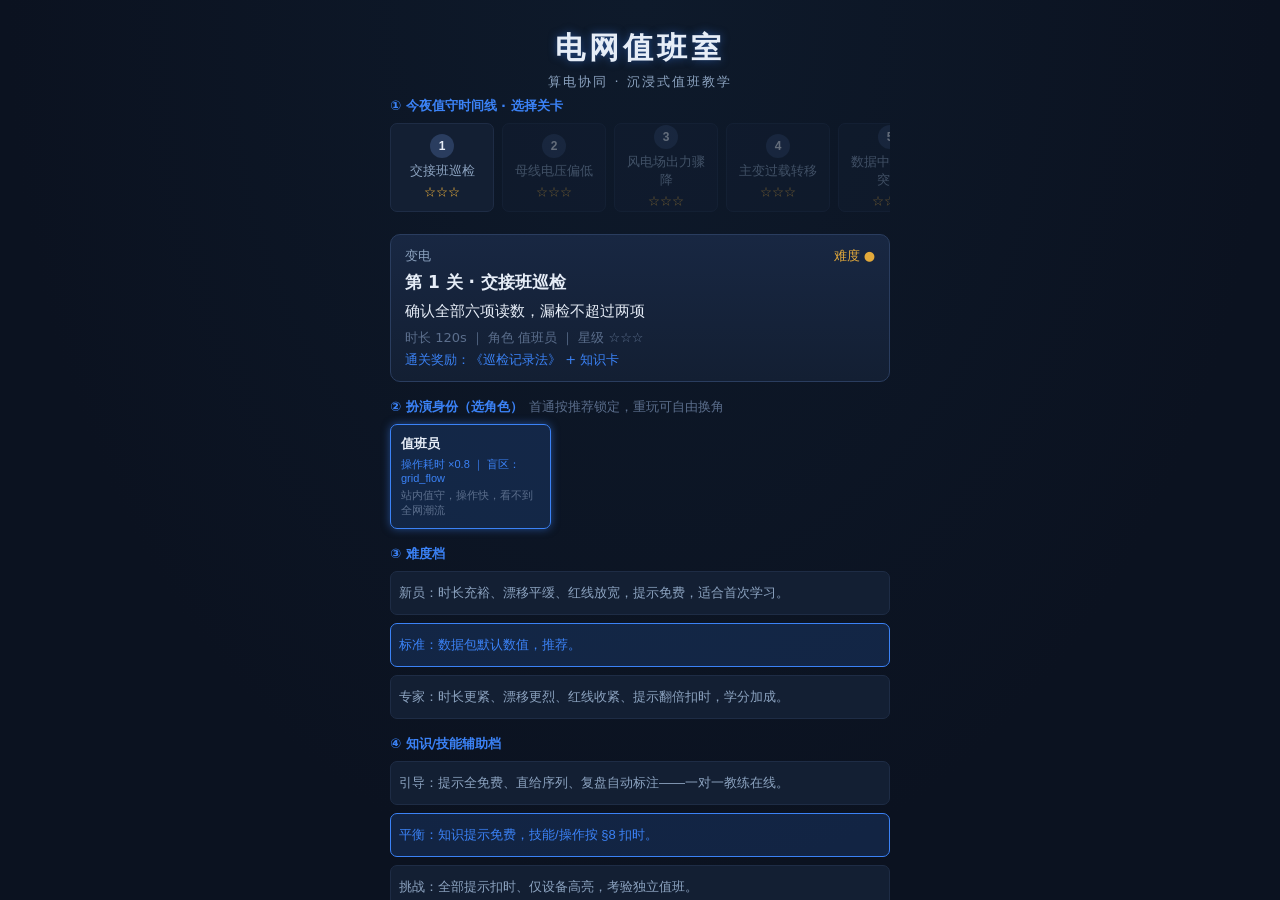
<file: index.html>
<!doctype html>
<html lang="zh-CN">
  <head>
    <meta charset="UTF-8" />
    <meta name="viewport" content="width=device-width, initial-scale=1.0, viewport-fit=cover" />
    <meta name="color-scheme" content="dark" />
    <meta name="theme-color" content="#0B1220" />
    <link rel="icon" href="data:image/svg+xml,%3Csvg xmlns='http://www.w3.org/2000/svg' viewBox='0 0 16 16'%3E%3Crect width='16' height='16' rx='3' fill='%230B1220'/%3E%3Ctext x='8' y='12' font-size='10' text-anchor='middle' fill='%233B82F6'%3E%E2%9A%A1%3C/text%3E%3C/svg%3E" />
    <title>电网值班室：算电协同</title>
    <meta name="description" content="面向电气/能源专业学生的沉浸式电网值班教学游戏：11 关值班、7 种岗位、三级提示。" />
    <link rel="stylesheet" href="css/tokens.css" />
    <link rel="stylesheet" href="css/layout.css" />
    <link rel="stylesheet" href="css/components.css" />
  </head>
  <body>
    <div id="app">
      <header id="hud" class="hidden"></header>
      <main id="stage"></main>
      <footer id="dock"></footer>
    </div>
    <div id="toast"></div>

    <!-- 数据与体验层 -->
    <script src="js/data/levels.js"></script>
    <script src="js/data/enrichment.js"></script>
    <!-- 引擎与规则 -->
    <script src="js/engine/engine.js"></script>
    <script src="js/engine/sim.js"></script>
    <script src="js/scoring.js"></script>
    <script src="js/roles.js"></script>
    <script src="js/skills.js"></script>
    <script src="js/hints.js"></script>
    <script src="js/fx.js"></script>
    <script src="js/state.js"></script>
    <!-- 渲染 -->
    <script src="js/render/charts.js"></script>
    <script src="js/render/persona.js"></script>
    <script src="js/render/dashboard.js"></script>
    <!-- UI -->
    <script src="js/ui/map.js"></script>
    <script src="js/ui/prepare.js"></script>
    <script src="js/ui/brief.js"></script>
    <script src="js/ui/controls.js"></script>
    <script src="js/ui/settle.js"></script>
    <script src="js/ui/review.js"></script>
    <script src="js/ui/codex.js"></script>
    <!-- 入口 -->
    <script src="js/main.js"></script>
  </body>
</html>
</file>
<file: css/tokens.css>
/* css/tokens.css — SCADA 设计令牌：颜色/字体/间距/阴影/辉光 */
:root {
  /* 背景与面板 */
  --bg-0: #0B1220;
  --bg-1: #0E1A2B;
  --panel: #131F33;
  --panel-2: #182742;
  --border: #1E2C45;
  --border-bright: #2A3D5F;

  /* 语义色 */
  --ok: #2E9E5B;
  --ok-dim: rgba(46, 158, 91, 0.16);
  --warn: #E2A93B;
  --warn-dim: rgba(226, 169, 59, 0.16);
  --fault: #D0473C;
  --fault-dim: rgba(208, 71, 60, 0.18);
  --info: #3B82F6;
  --info-dim: rgba(59, 130, 246, 0.16);

  /* 文本 */
  --text: #E6EDF7;
  --text-dim: #8CA3C0;
  --text-faint: #5B6E8C;

  /* 字号 */
  --fs-brief: 15px;
  --fs-label: 13px;
  --fs-value: 16px;
  --fs-title: 22px;

  /* 间距 / 圆角 / 触控 */
  --gap: 10px;
  --radius: 10px;
  --radius-sm: 7px;
  --min-touch: 44px;

  /* 辉光 */
  --glow-ok: 0 0 8px rgba(46, 158, 91, 0.55);
  --glow-warn: 0 0 8px rgba(226, 169, 59, 0.55);
  --glow-fault: 0 0 12px rgba(208, 71, 60, 0.7);
  --glow-info: 0 0 8px rgba(59, 130, 246, 0.5);

  --ease-standard: cubic-bezier(0.4, 0, 0.2, 1);
  font-family: "PingFang SC", "Microsoft YaHei", "Noto Sans SC", system-ui, sans-serif;
}
</file>
<file: css/layout.css>
/* css/layout.css — 竖屏布局：top HUD / middle 值班台 / bottom 动作台 / overlay */
html, body {
  margin: 0;
  padding: 0;
  height: 100%;
  background: radial-gradient(ellipse at 50% 0%, var(--bg-1), var(--bg-0) 70%);
  color: var(--text);
  overscroll-behavior: none;
  -webkit-user-select: none;
  user-select: none;
}

#app {
  height: 100dvh;
  display: flex;
  flex-direction: column;
  max-width: 520px;
  margin: 0 auto;
  overflow: hidden;
}

/* HUD 顶栏 */
#hud {
  display: flex;
  align-items: center;
  gap: var(--gap);
  padding: 8px var(--gap);
  background: var(--panel);
  border-bottom: 1px solid var(--border);
  font-size: var(--fs-label);
  color: var(--text-dim);
  flex: 0 0 auto;
  min-height: var(--min-touch);
}
#hud .hud-name { color: var(--text); font-weight: 600; flex: 1; }
#hud .hud-role { color: var(--info); }
#hud .hud-clock { color: var(--warn); font-variant-numeric: tabular-nums; }
#hud .hud-used { color: var(--text-faint); font-variant-numeric: tabular-nums; }
#hud.hidden { display: none; }

/* 值班台 / 舞台 */
#stage {
  flex: 1 1 auto;
  overflow-y: auto;
  overflow-x: hidden;
  padding: var(--gap);
  -webkit-overflow-scrolling: touch;
  scrollbar-width: none;
}
#stage::-webkit-scrollbar { display: none; }

/* 动作台 */
#dock {
  flex: 0 0 auto;
  background: var(--panel);
  border-top: 1px solid var(--border);
  padding: 8px var(--gap);
  display: flex;
  flex-direction: column;
  gap: 8px;
}
#dock:empty { display: none; }

/* Toast 浮层 */
#toast {
  position: fixed;
  left: 50%;
  top: 12dvh;
  transform: translateX(-50%);
  z-index: 60;
  width: min(92vw, 460px);
  pointer-events: none;
}
#toast .toast {
  background: var(--panel-2);
  border: 1px solid var(--border-bright);
  color: var(--text);
  border-radius: var(--radius);
  padding: 10px 14px;
  font-size: var(--fs-brief);
  box-shadow: var(--glow-info);
  opacity: 0;
  transform: translateY(-8px);
  transition: opacity 0.25s var(--ease-standard), transform 0.25s var(--ease-standard);
}
#toast.show .toast { opacity: 1; transform: translateY(0); }
#toast .toast.bad { border-color: var(--fault); box-shadow: var(--glow-fault); }
#toast .toast.good { border-color: var(--ok); box-shadow: var(--glow-ok); }

/* 表计网格 */
.meter-grid {
  display: grid;
  grid-template-columns: repeat(auto-fill, minmax(150px, 1fr));
  gap: var(--gap);
  margin-bottom: var(--gap);
}

/* 准备页（进局前设置） */
.prepare-screen { animation: dialog-in 0.35s var(--ease-standard); }
.p-title { text-align: center; padding: 18px 0 6px; }
.p-title-main { font-size: 30px; font-weight: 800; letter-spacing: 4px; color: var(--text); text-shadow: var(--glow-info); }
.p-title-sub { display: block; font-size: var(--fs-label); color: var(--text-dim); margin-top: 4px; letter-spacing: 2px; }
.p-section { margin-bottom: 16px; }
.p-sec-title { font-size: var(--fs-label); color: var(--info); font-weight: 600; margin-bottom: 8px; }
.p-sec-hint { color: var(--text-faint); font-weight: 400; margin-left: 6px; }
.p-footer { display: flex; gap: 8px; justify-content: space-between; align-items: center; margin-top: 6px; }

/* 动作台 */
.action-dock {
  display: grid;
  grid-template-columns: repeat(auto-fill, minmax(150px, 1fr));
  gap: 8px;
}
.dock-row { display: flex; gap: 8px; justify-content: space-between; }

/* 结算/复盘/简报浮层卡片 */
.brief-panel, .settle-panel, .review-panel { animation: slide-up 0.35s var(--ease-standard); }
.brief-panel { max-width: 460px; margin: 0 auto; }
.settle-panel, .review-panel { max-width: 460px; margin: 0 auto; }

/* 值班手册弹层 */
.codex-modal {
  position: fixed;
  inset: 0;
  background: rgba(5, 10, 20, 0.82);
  display: flex;
  flex-direction: column;
  z-index: 40;
  padding: 14px;
  animation: dialog-in 0.3s var(--ease-standard);
}
.codex-head {
  display: flex;
  justify-content: space-between;
  align-items: center;
  color: var(--text);
  font-weight: 700;
  font-size: var(--fs-brief);
  padding: 4px 0 8px;
}
.codex-close { background: none; border: none; color: var(--text-dim); font-size: 24px; line-height: 1; min-width: var(--min-touch); min-height: var(--min-touch); }
.codex-tabs { display: flex; gap: 6px; margin-bottom: 10px; }
.codex-panel { display: none; overflow-y: auto; flex: 1 1 auto; scrollbar-width: none; }
.codex-panel::-webkit-scrollbar { display: none; }
.codex-panel.active { display: block; }

/* 值班地图时间线 */
.map-timeline {
  display: flex;
  gap: 8px;
  overflow-x: auto;
  padding-bottom: 6px;
  scrollbar-width: none;
}
.map-timeline::-webkit-scrollbar { display: none; }
</file>
<file: css/components.css>
/* css/components.css — 组件与动画：按钮/表计/动作台/卡片/弹层/地图/图鉴 */
/* 按钮 */
.btn {
  min-height: var(--min-touch);
  padding: 0 16px;
  border-radius: var(--radius);
  border: 1px solid var(--border-bright);
  background: var(--panel-2);
  color: var(--text);
  font-size: var(--fs-brief);
  cursor: pointer;
  transition: transform 0.12s var(--ease-standard), box-shadow 0.2s var(--ease-standard), border-color 0.2s;
}
.btn:active { transform: scale(0.96); }
.btn.primary { background: linear-gradient(180deg, #2250C8, #1B3E9E); border-color: #3B6BE0; box-shadow: var(--glow-info); color: #fff; }
.btn.secondary { background: var(--panel); border-color: var(--border-bright); }
.btn.ghost { background: transparent; border-color: var(--border); color: var(--text-dim); }
.btn.big { flex: 1; font-size: 17px; font-weight: 700; }
.btn.small { min-height: 34px; padding: 0 10px; font-size: var(--fs-label); }
.btn:disabled { opacity: 0.45; pointer-events: none; }

/* 表计卡片 */
.meter-card {
  background: var(--panel);
  border: 1px solid var(--border);
  border-radius: var(--radius);
  padding: 10px 12px;
  min-height: 86px;
  display: flex;
  flex-direction: column;
  gap: 4px;
  transition: border-color 0.25s, box-shadow 0.25s;
  position: relative;
  animation: device-pulse 4.2s ease-in-out infinite;
}
.meter-card .m-head { display: flex; align-items: center; gap: 6px; }
.meter-card .m-icon {
  font-size: 10px; color: var(--text-faint);
  border: 1px solid var(--border-bright); border-radius: 4px; padding: 1px 4px;
}
.meter-card .m-label { font-size: var(--fs-label); color: var(--text-dim); flex: 1; }
.meter-card .m-readout { font-variant-numeric: tabular-nums; }
.meter-card .m-val { font-size: 22px; font-weight: 700; color: var(--text); }
.meter-card .m-unit { font-size: 11px; color: var(--text-faint); margin-left: 3px; }
.meter-card .m-bar { height: 6px; background: var(--bg-1); border-radius: 3px; overflow: hidden; }
.meter-card .m-bar i {
  display: block; height: 100%;
  background: linear-gradient(90deg, var(--info), var(--ok));
  border-radius: 3px;
  width: 0%;
  transition: width 0.26s var(--ease-standard);
}
.meter-card.bad { border-color: var(--warn); }
.meter-card.bad .m-val { color: var(--warn); }
.meter-card.bad .m-bar i { background: linear-gradient(90deg, var(--warn), var(--fault)); }
.meter-card.danger { border-color: var(--fault); box-shadow: var(--glow-fault); animation: pulse 0.9s ease-in-out infinite; }
.meter-card.danger .m-val { color: var(--fault); }
.meter-card.danger .m-bar i { background: var(--fault); }
.meter-card.flash { border-color: var(--info); box-shadow: var(--glow-info); animation: flash 0.5s var(--ease-standard) 2; }

/* 告警横幅 */
.alarm-banner {
  min-height: 36px;
  border-radius: var(--radius-sm);
  padding: 8px 12px;
  margin-bottom: var(--gap);
  background: var(--panel);
  border: 1px solid var(--border);
  color: var(--text-dim);
  font-size: var(--fs-brief);
  opacity: 0;
  transform: translateY(-6px);
  transition: opacity 0.25s, transform 0.25s;
}
.alarm-banner.show { opacity: 1; transform: translateY(0); animation: pulse 0.9s ease-in-out infinite; }
.alarm-banner.sev-high { border-color: var(--warn); color: var(--warn); box-shadow: var(--glow-warn); }
.alarm-banner.sev-critical { border-color: var(--fault); color: var(--fault); box-shadow: var(--glow-fault); }

/* 教练气泡 */
.coach {
  display: flex;
  align-items: center;
  gap: 8px;
  background: var(--info-dim);
  border: 1px solid var(--border-bright);
  border-radius: var(--radius-sm);
  padding: 8px 12px;
  font-size: var(--fs-label);
  color: var(--info);
  min-height: 38px;
  margin-top: var(--gap);
}
.coach .coach-ic { animation: ping 2.2s ease-out infinite; }

/* 动作按钮 */
.act-btn {
  position: relative;
  min-height: var(--min-touch);
  border-radius: var(--radius-sm);
  border: 1px solid var(--border-bright);
  background: var(--panel-2);
  color: var(--text);
  font-size: var(--fs-label);
  padding: 8px 10px;
  cursor: pointer;
  display: flex;
  flex-direction: column;
  align-items: flex-start;
  gap: 2px;
  transition: transform 0.12s var(--ease-standard), box-shadow 0.2s;
}
.act-btn:active:not(.disabled) { transform: scale(0.96); }
.act-btn .act-name { font-weight: 600; }
.act-btn .act-cost { color: var(--text-faint); font-size: 11px; }
.act-btn .act-limit { color: var(--warn); font-size: 11px; }
.act-btn .act-skill { position: absolute; top: 6px; right: 8px; font-size: 12px; }
.act-btn.disabled { opacity: 0.5; pointer-events: none; filter: grayscale(0.5); }
.act-btn.has-target { box-shadow: var(--glow-info); }

/* 简报 */
.brief-panel {
  background: var(--panel);
  border: 1px solid var(--border);
  border-radius: var(--radius);
  padding: 16px;
}
.brief-head { display: flex; gap: 12px; align-items: center; }
.br-role { font-size: 18px; font-weight: 700; color: var(--text); }
.br-intro { font-size: var(--fs-brief); color: var(--text-dim); margin-top: 4px; }
.br-quirk { font-size: var(--fs-label); color: var(--info); margin-top: 4px; }
.brief-info { margin-top: 12px; border-top: 1px dashed var(--border-bright); padding-top: 10px; }
.bi-line { display: flex; gap: 8px; font-size: var(--fs-brief); margin-bottom: 6px; }
.bi-line span { color: var(--text-faint); flex: 0 0 44px; }
.bi-line b { color: var(--text); font-weight: 600; }
.brief-foot { margin-top: 14px; display: flex; }

/* 头像 / 名牌 / 气泡 */
.avatar {
  border-radius: 50%;
  background: linear-gradient(180deg, #2250C8, #1B3E9E);
  border: 2px solid var(--border-bright);
  display: flex;
  align-items: center;
  justify-content: center;
  color: #fff;
  font-weight: 800;
  box-shadow: var(--glow-info);
}
.nameplate { color: var(--info); font-size: var(--fs-label); font-weight: 600; }
.bubble { margin-top: 12px; }
.bubble-head { margin-bottom: 4px; }
.bubble-body {
  background: var(--panel-2);
  border: 1px solid var(--border-bright);
  border-radius: 0 var(--radius) var(--radius) var(--radius);
  padding: 10px 12px;
  font-size: var(--fs-brief);
  color: var(--text);
  line-height: 1.5;
}

/* 结算卡 */
.settle-panel {
  background: var(--panel);
  border: 1px solid var(--border);
  border-radius: var(--radius);
  padding: 18px;
  text-align: center;
}
.settle-panel.win { border-color: var(--ok); box-shadow: var(--glow-ok); }
.settle-panel.lose { border-color: var(--fault); box-shadow: var(--glow-fault); }
.settle-title { font-size: 20px; font-weight: 800; }
.settle-stars { font-size: 34px; margin: 10px 0 4px; }
.settle-stars .star { color: var(--text-faint); opacity: 0.3; }
.settle-stars .star.on { color: var(--warn); opacity: 1; text-shadow: var(--glow-warn); animation: star-pop 0.4s var(--ease-standard) both; }
.settle-score { font-size: 44px; font-weight: 800; font-variant-numeric: tabular-nums; color: var(--info); }
.settle-dims { margin: 12px 0; text-align: left; }
.dim { display: flex; align-items: center; gap: 8px; margin-bottom: 8px; font-size: var(--fs-label); }
.dim-label { flex: 0 0 48px; color: var(--text-dim); }
.dim-bar { flex: 1; height: 8px; background: var(--bg-1); border-radius: 4px; overflow: hidden; }
.dim-bar i { display: block; height: 100%; background: linear-gradient(90deg, var(--info), var(--ok)); border-radius: 4px; transition: width 0.6s var(--ease-standard); }
.dim-val { flex: 0 0 32px; text-align: right; color: var(--text); font-variant-numeric: tabular-nums; }
.settle-credit { font-size: 18px; color: var(--ok); font-weight: 700; }
.settle-verdict { margin: 10px 0; font-size: var(--fs-brief); color: var(--text-dim); }
.settle-foot { display: flex; gap: 8px; justify-content: center; }
.settle-foot .btn { flex: 1; }

/* 知识卡翻转 */
.card-flip { margin: 12px auto; max-width: 300px; }
.card-flip .cf-front {
  background: var(--info-dim); border: 1px solid var(--info);
  border-radius: var(--radius); padding: 14px; font-weight: 700;
  animation: flip-in 0.5s var(--ease-standard);
}
.card-flip .cf-back {
  background: var(--panel-2); border: 1px solid var(--border-bright);
  border-radius: var(--radius); padding: 12px; margin-top: 8px;
  font-size: var(--fs-label); color: var(--text-dim); line-height: 1.55; text-align: left;
}

/* 复盘卡 */
.review-panel { background: var(--panel); border: 1px solid var(--border); border-radius: var(--radius); padding: 16px; }
.review-head { font-size: 18px; font-weight: 700; margin-bottom: 12px; }
.rv-sec { margin-bottom: 12px; }
.rv-title { font-size: var(--fs-label); color: var(--info); font-weight: 700; margin-bottom: 4px; }
.rv-body { font-size: var(--fs-brief); color: var(--text); line-height: 1.55; }
.rv-sec.annotate .rv-title { color: var(--warn); }
.rv-sec.annotate { background: var(--warn-dim); border: 1px solid var(--warn); border-radius: var(--radius-sm); padding: 8px 10px; }
.quiz-row { display: flex; flex-direction: column; gap: 8px; margin-top: 6px; }
.quiz-btn {
  min-height: var(--min-touch);
  border-radius: var(--radius-sm);
  border: 1px solid var(--border-bright);
  background: var(--panel-2);
  color: var(--text);
  text-align: left;
  padding: 8px 12px;
  font-size: var(--fs-brief);
  cursor: pointer;
}
.quiz-btn:disabled { opacity: 0.6; }
.quiz-btn.right { border-color: var(--ok); background: var(--ok-dim); color: var(--ok); }
.quiz-btn.wrong { border-color: var(--fault); background: var(--fault-dim); color: var(--fault); }
.quiz-msg { margin-top: 8px; font-size: var(--fs-label); }
.quiz-msg.good { color: var(--ok); }
.quiz-msg.bad { color: var(--fault); }
.review-foot { display: flex; gap: 8px; margin-top: 12px; }
.review-foot .btn { flex: 1; }

/* 图鉴 */
.codex-tabs button {
  min-height: 38px;
  flex: 1;
  border-radius: var(--radius-sm);
  border: 1px solid var(--border);
  background: var(--panel);
  color: var(--text-dim);
  cursor: pointer;
  font-size: var(--fs-label);
}
.codex-tabs button.on { background: var(--panel-2); color: var(--info); border-color: var(--info); }
.codex-item {
  background: var(--panel);
  border: 1px solid var(--border);
  border-radius: var(--radius-sm);
  padding: 10px 12px;
  margin-bottom: 8px;
}
.codex-item.locked { opacity: 0.6; }
.codex-item-title { font-weight: 700; color: var(--text); margin-bottom: 4px; }
.codex-sub { font-weight: 400; color: var(--text-faint); font-size: var(--fs-label); }
.codex-item-body { font-size: var(--fs-label); color: var(--text-dim); line-height: 1.5; }
.hint-row {
  background: var(--panel);
  border: 1px solid var(--border);
  border-radius: var(--radius-sm);
  padding: 10px 12px;
  margin-bottom: 8px;
}
.hint-k { font-weight: 700; color: var(--info); font-size: var(--fs-label); margin-bottom: 4px; }
.hint-d { font-size: var(--fs-brief); color: var(--text); line-height: 1.5; margin-bottom: 6px; }

/* 地图节点 */
.map-node {
  flex: 0 0 auto;
  width: 104px;
  min-height: 76px;
  border-radius: var(--radius-sm);
  border: 1px solid var(--border);
  background: var(--panel);
  color: var(--text-dim);
  display: flex;
  flex-direction: column;
  align-items: center;
  justify-content: center;
  gap: 4px;
  cursor: pointer;
}
.map-node .node-n {
  width: 24px; height: 24px; border-radius: 50%;
  background: var(--border-bright); color: var(--text);
  display: flex; align-items: center; justify-content: center; font-weight: 700; font-size: 12px;
}
.map-node .node-name { font-size: var(--fs-label); }
.map-node .node-stars { font-size: 12px; color: var(--warn); }
.map-node.done { border-color: var(--ok); box-shadow: var(--glow-ok); }
.map-node.done .node-n { background: var(--ok); }
.map-node.locked { opacity: 0.4; pointer-events: none; }
.map-node:not(.locked):active { transform: scale(0.95); }

/* 关卡卡 */
.level-card {
  background: linear-gradient(180deg, var(--panel-2), var(--panel));
  border: 1px solid var(--border-bright);
  border-radius: var(--radius);
  padding: 12px 14px;
  margin-top: 10px;
}
.lc-top { display: flex; justify-content: space-between; font-size: var(--fs-label); color: var(--text-dim); }
.lc-diff { color: var(--warn); }
.lc-name { font-size: 17px; font-weight: 800; margin: 6px 0; }
.lc-target { font-size: var(--fs-brief); color: var(--text); line-height: 1.5; }
.lc-meta { font-size: var(--fs-label); color: var(--text-faint); margin-top: 6px; }
.lc-reward { font-size: var(--fs-label); color: var(--info); margin-top: 4px; }

/* 角色卡 / 选择行 */
.role-row { display: grid; grid-template-columns: repeat(auto-fill, minmax(150px, 1fr)); gap: 8px; }
.role-card {
  background: var(--panel);
  border: 1px solid var(--border);
  border-radius: var(--radius-sm);
  padding: 10px;
  text-align: left;
  cursor: pointer;
  display: flex;
  flex-direction: column;
  gap: 4px;
}
.role-card.on { border-color: var(--info); box-shadow: var(--glow-info); background: var(--info-dim); }
.rc-name { font-weight: 700; color: var(--text); }
.rc-bonus { font-size: 11px; color: var(--info); }
.rc-desc { font-size: 11px; color: var(--text-faint); line-height: 1.4; }
.pick-row { display: flex; gap: 8px; margin-bottom: 8px; }
.pick-btn {
  flex: 1;
  min-height: var(--min-touch);
  border-radius: var(--radius-sm);
  border: 1px solid var(--border);
  background: var(--panel);
  color: var(--text-dim);
  font-size: var(--fs-label);
  padding: 8px;
  cursor: pointer;
  text-align: left;
}
.pick-btn.on { border-color: var(--info); color: var(--info); background: var(--info-dim); }
.pick-sub { display: block; font-weight: 400; color: var(--text-faint); margin-top: 2px; line-height: 1.4; }
.pf-label { font-size: var(--fs-label); color: var(--text-dim); margin-bottom: 4px; }

/* 迷你曲线 / 堆叠 */
.spark-wrap { margin-bottom: var(--gap); }
.spark { display: block; margin: 0 auto; background: var(--panel); border: 1px solid var(--border); border-radius: var(--radius-sm); }
.stack { display: flex; height: 8px; border-radius: 4px; overflow: hidden; }
.stack-seg { height: 100%; }

/* 动画关键帧 */
@keyframes pulse { 50% { opacity: 0.55; } }
@keyframes ping { 0% { transform: scale(1); opacity: 0.8; } 80%, 100% { transform: scale(1.7); opacity: 0; } }
@keyframes flash { 0%, 100% { box-shadow: none; } 50% { box-shadow: var(--glow-info); } }
@keyframes device-pulse { 0%, 100% { box-shadow: 0 0 0 rgba(59, 130, 246, 0); } 50% { box-shadow: 0 0 6px rgba(59, 130, 246, 0.18); } }
@keyframes dialog-in { from { opacity: 0; transform: translateY(-6px); } to { opacity: 1; transform: translateY(0); } }
@keyframes slide-up { from { opacity: 0; transform: translateY(14px); } to { opacity: 1; transform: translateY(0); } }
@keyframes fade-in { from { opacity: 0; } to { opacity: 1; } }
@keyframes star-pop { 0% { transform: scale(0.2) rotate(-30deg); opacity: 0; } 70% { transform: scale(1.3); } 100% { transform: scale(1); opacity: 1; } }
@keyframes spin-slow { to { transform: rotate(360deg); } }
@keyframes flip-in { from { transform: rotateY(90deg); opacity: 0.4; } to { transform: rotateY(0); opacity: 1; } }

/* 小屏优化 */
@media (max-width: 380px) {
  .meter-grid { grid-template-columns: repeat(auto-fill, minmax(132px, 1fr)); }
  .action-dock { grid-template-columns: repeat(auto-fill, minmax(132px, 1fr)); }
  .role-row { grid-template-columns: 1fr 1fr; }
  .p-title-main { font-size: 26px; }
}
</file>
